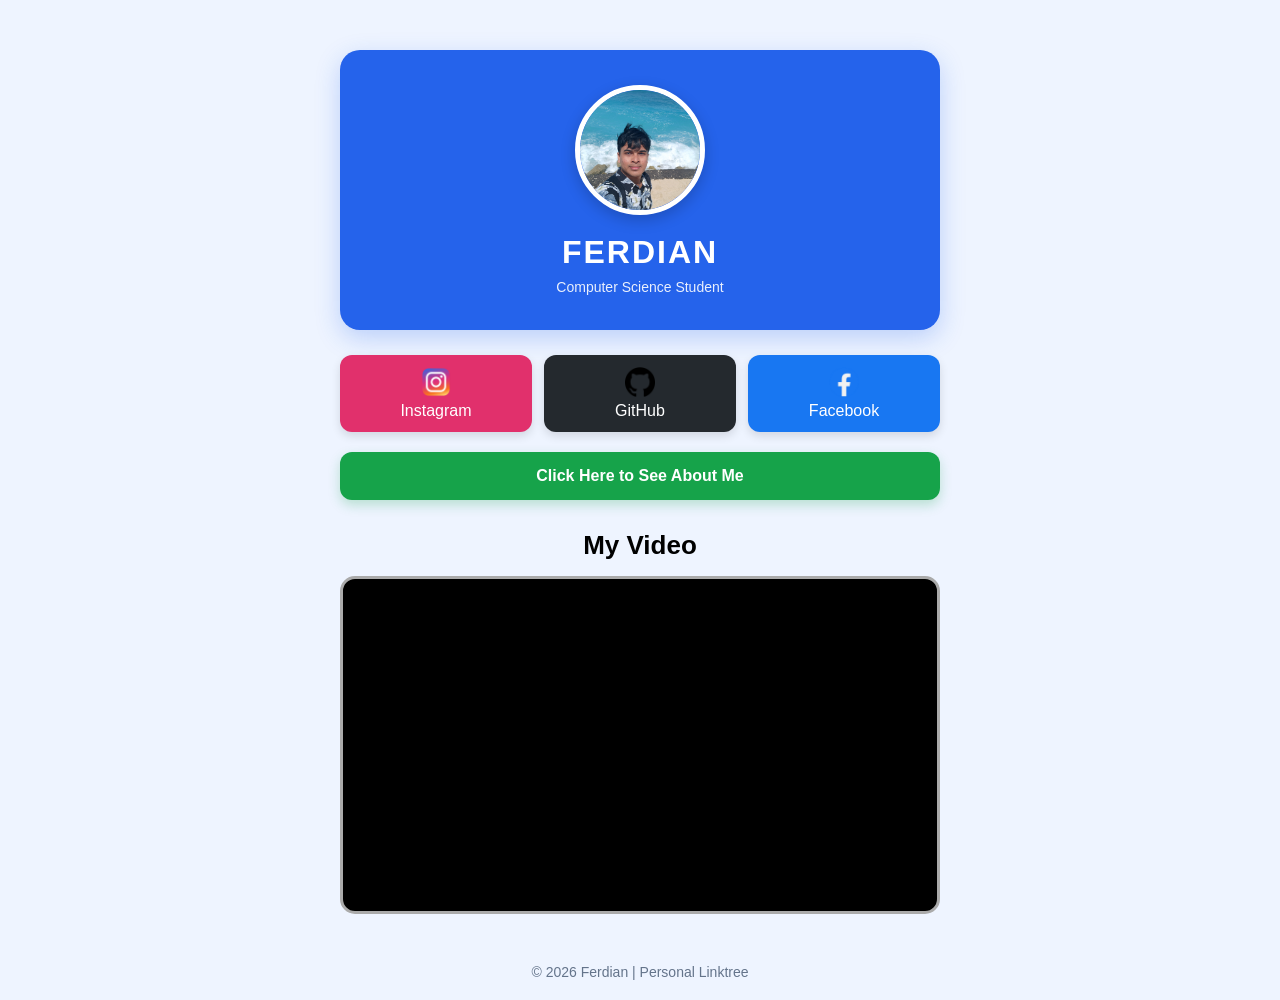
<file: TUGAS1_FERDIAN_2307051020/index.html>
<!DOCTYPE html>
<html lang="en">

<head>
    <meta charset="UTF-8">
    <meta name="viewport" content="width=device-width, initial-scale=1.0">
    <title>Personal Linktree | FERDIAN</title>
    <link rel="stylesheet" href="style.css">
</head>

<body>
    <!-- HEADER -->
    <header class="profile">
        <div class="profile-image">
            <img src="melasti.jpg" alt="Foto Profil Ferdian">
        </div>
        <h1>FERDIAN</h1>
        <p class="profile-description">
            Computer Science Student
        </p>
    </header>


    <!-- SOCIAL MEDIA -->
    <section class="social">
        <a href="https://www.instagram.com/ferrdian___?stkn=dGFpd2c1b3Yxc2hm"
            target="_blank"
            class="instagram">
            <img src="instagram.png" alt="Instagram">
            <span>Instagram</span>
        </a>

        <a href="https://github.com/perdiannn"
            target="_blank"
            class="github">
            <img src="github.png" alt="Github">
            <span>GitHub</span>
        </a>

        <a href="https://www.facebook.com/share/1F8hoqeAe1/"
            target="_blank"
            class="facebook">
            <img src="facebook.png" alt="Facebook">
            <span>Facebook</span>
        </a>
    </section>

    <section class="navigation">
        <a href="nextpage.html" class="about-button">
            Click Here to See About Me
        </a>
    </section>

    <!-- VIDEO YOUTUBE -->
    <section class="video">
        <h2>My Video</h2>
        <div class="video-container">
            <iframe
                src="https://www.youtube.com/embed/LGLS4ARe-vw"
                title="YouTube video"
                allowfullscreen>
            </iframe>
        </div>
    </section>

    <!-- FOOTER -->
    <footer>
        <p>© 2026 Ferdian | Personal Linktree</p>
    </footer>
</body>
</html>
</file>
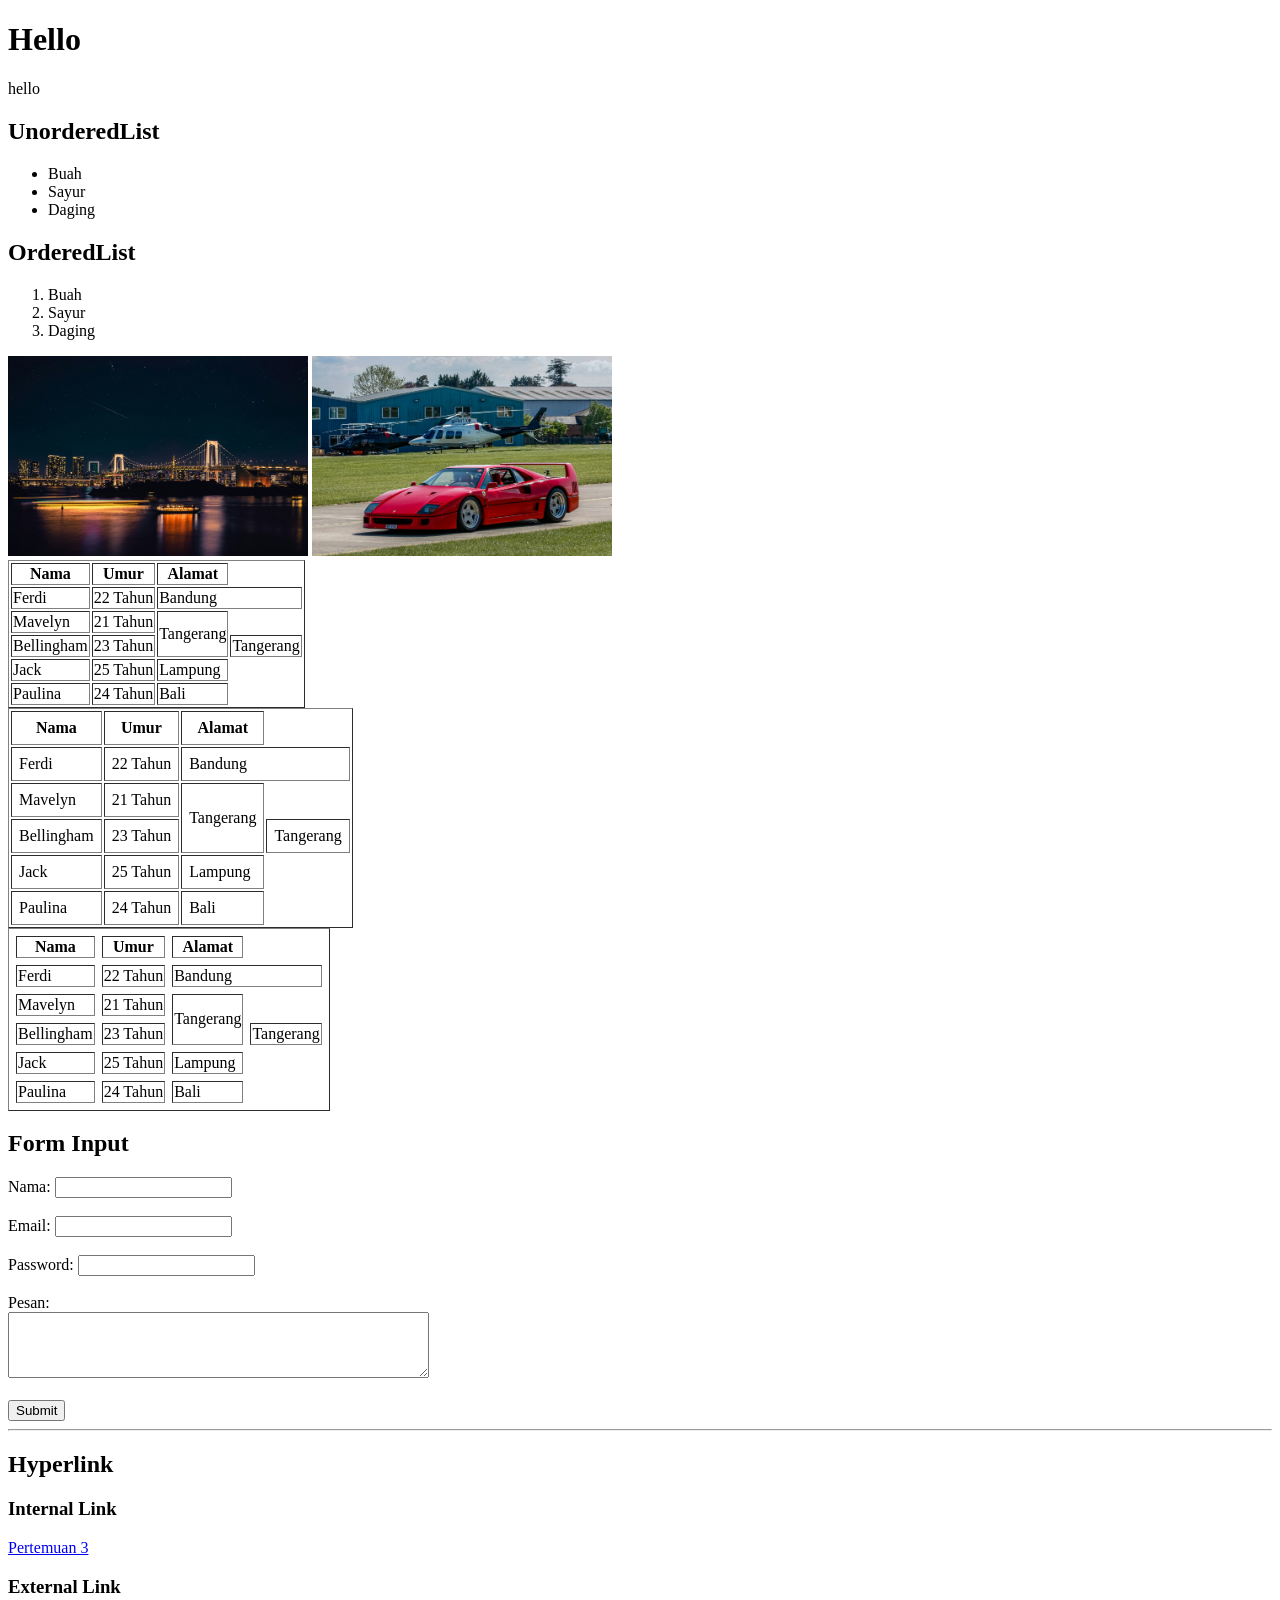
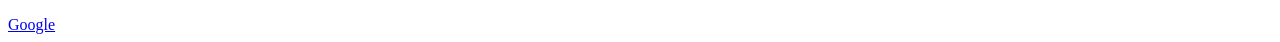
<file: pertemuan2.html>
<!DOCTYPE html>
<html lang="en">
<head>
    <meta charset="UTF-8">
    <meta name="viewport" content="width=device-width, initial-scale=1.0">
    <title>Prak</title>
</head>
<body>
    <h1>Hello</h1>
    <p>hello</p>
    
<!-- Tag Tambahan -->
    <h2>UnorderedList</h2>
    <ul>
        <li>Buah</li>
        <li>Sayur</li>
        <li>Daging</li>
    </ul>

    <h2>OrderedList</h2>
    <ol>
        <li>Buah</li>
        <li>Sayur</li>
        <li>Daging</li>
    </ol>

<!-- Images -->
    <img src="wal2.jpg" alt="Pemandangan di Malam Hari" width="300px" height="200px">
    <img src="mobilmerah.jpg" alt="Mobil Sport" width="300px" height="200px">

<!-- Table -->
    <table border="1">
        <tr>
            <th>Nama</th>
            <th>Umur</th>
            <th>Alamat</th>
        </tr>
        <tr>
            <td>Ferdi</td>
            <td>22 Tahun</td>
            <td colspan="2">Bandung</td>
        </tr>
        <tr>
            <td>Mavelyn</td>
            <td>21 Tahun</td>
            <td rowspan="2">Tangerang</td>
        </tr>
        <tr>
            <td>Bellingham</td>
            <td>23 Tahun</td>
            <td>Tangerang</td>
        </tr>
        <tr>
            <td>Jack</td>
            <td>25 Tahun</td>
            <td>Lampung</td>
        </tr>
        <tr>
            <td>Paulina</td>
            <td>24 Tahun</td>
            <td>Bali</td>
        </tr>
    </table>

    <table border="1" cellpadding="7">
        <tr>
            <th>Nama</th>
            <th>Umur</th>
            <th>Alamat</th>
        </tr>
        <tr>
            <td>Ferdi</td>
            <td>22 Tahun</td>
            <td colspan="2">Bandung</td>
        </tr>
        <tr>
            <td>Mavelyn</td>
            <td>21 Tahun</td>
            <td rowspan="2">Tangerang</td>
        </tr>
        <tr>
            <td>Bellingham</td>
            <td>23 Tahun</td>
            <td>Tangerang</td>
        </tr>
        <tr>
            <td>Jack</td>
            <td>25 Tahun</td>
            <td>Lampung</td>
        </tr>
        <tr>
            <td>Paulina</td>
            <td>24 Tahun</td>
            <td>Bali</td>
        </tr>
    </table>

    <table border="1" cellspacing="7">
        <tr>
            <th>Nama</th>
            <th>Umur</th>
            <th>Alamat</th>
        </tr>
        <tr>
            <td>Ferdi</td>
            <td>22 Tahun</td>
            <td colspan="2">Bandung</td>
        </tr>
        <tr>
            <td>Mavelyn</td>
            <td>21 Tahun</td>
            <td rowspan="2">Tangerang</td>
        </tr>
        <tr>
            <td>Bellingham</td>
            <td>23 Tahun</td>
            <td>Tangerang</td>
        </tr>
        <tr>
            <td>Jack</td>
            <td>25 Tahun</td>
            <td>Lampung</td>
        </tr>
        <tr>
            <td>Paulina</td>
            <td>24 Tahun</td>
            <td>Bali</td>
        </tr>
    </table>

<!-- Form -->
    <h2>Form Input</h2>
    <form action="#" method="post">
        <label for="nama">Nama:</label>
        <input type="text" id="nama" name="nama"><br><br>

        <label for="email">Email:</label>
        <input type="email" id="email" name="email"><br><br>

        <label for="password">Password:</label>
        <input type="password" id="password" name="password"><br><br>

        <label for="pesan">Pesan:</label><br>
        <textarea id="pesan" name="pesan" rows="4" cols="50"></textarea><br><br>

        <input type="submit" value="Submit">

    <br>
    <hr>

<!-- Hyperlinks -->
    <h2>Hyperlink</h2>
    <h3>Internal Link</h3>
    <a href="pertemuan3.html">Pertemuan 3</a>
    <h3>External Link</h3>
    <a href="https://www.google.com">Google</a>
</body>
</html>
</file>
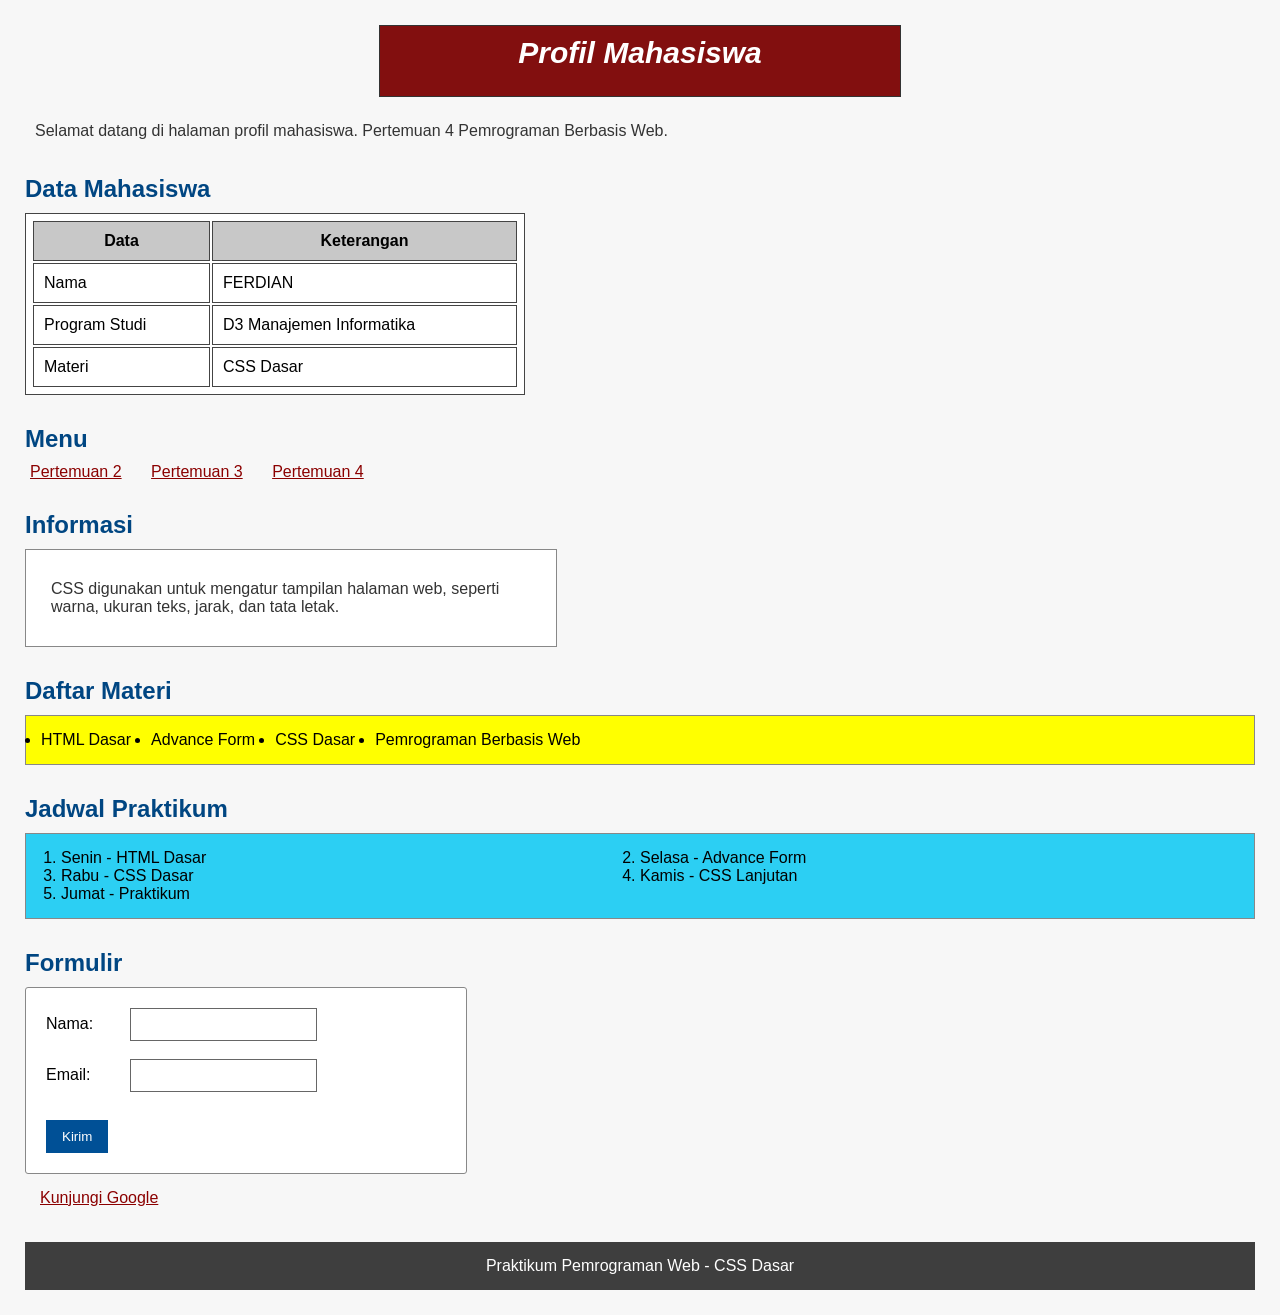
<file: pertemuan4.html>
<!DOCTYPE html>
<html lang="en">
<head>
    <meta charset="UTF-8">
    <meta name="viewport" content="width=device-width, initial-scale=1.0">
    <title>Profile Mahasiswa</title>

    <!-- Eksternal CSS -->
    <link rel="stylesheet" href="style.css">

    <!-- Internal CSS -->
    <!-- <style>
        h1 {
            color:rgb(0, 0, 0);
        }
    </style> -->
</head>
<body>

    <!--<h1 style="color:red;">SelamatDatang</h1>-->
    <h1>Profil Mahasiswa</h1>
    <p>
        Selamat datang di halaman profil mahasiswa.
        Pertemuan 4 Pemrograman Berbasis Web.
    </p>


    <hr>

    <h2>Data Mahasiswa</h2>


    <table>
        <tr>
            <th>Data</th>
            <th>Keterangan</th>
        </tr>
        <tr>
            <td>Nama</td>
            <td>FERDIAN</td>
        </tr>
        <tr>
            <td>Program Studi</td>
            <td>D3 Manajemen Informatika</td>
        </tr>
        <tr>
            <td>Materi</td>
            <td>CSS Dasar</td>
        </tr>
    </table>


    <h2>Menu</h2>


    <a href="pertemuan 2.html">Pertemuan 2</a>
    <a href="pertemuan 3.html">Pertemuan 3</a>
    <a href="pertemuan 4.html">Pertemuan 4</a>


    <h2>Informasi</h2>


    <div>
        <p>
            CSS digunakan untuk mengatur tampilan halaman web,
            seperti warna, ukuran teks, jarak, dan tata letak.
        </p>
    </div>


    <h2>Daftar Materi</h2>
    <ul>
        <li>HTML Dasar</li>
        <li>Advance Form</li>
        <li>CSS Dasar</li>
        <li>Pemrograman Berbasis Web</li>
    </ul>


    <h2>Jadwal Praktikum</h2>


    <ol>
        <li>Senin - HTML Dasar</li>
        <li>Selasa - Advance Form</li>
        <li>Rabu - CSS Dasar</li>
        <li>Kamis - CSS Lanjutan</li>
        <li>Jumat - Praktikum</li>
    </ol>


    <h2>Formulir</h2>


    <form>
        <label for="nama">Nama:</label>
        <input type="text" id="nama">


        <br><br>


        <label for="email">Email:</label>
        <input type="email" id="email">


        <br><br>


        <button type="submit">Kirim</button>
    </form>


    <p>
        <a href="https://www.google.com">Kunjungi Google</a>
    </p>


    <footer>
        Praktikum Pemrograman Web - CSS Dasar
    </footer>
</body>
</html>
</file>
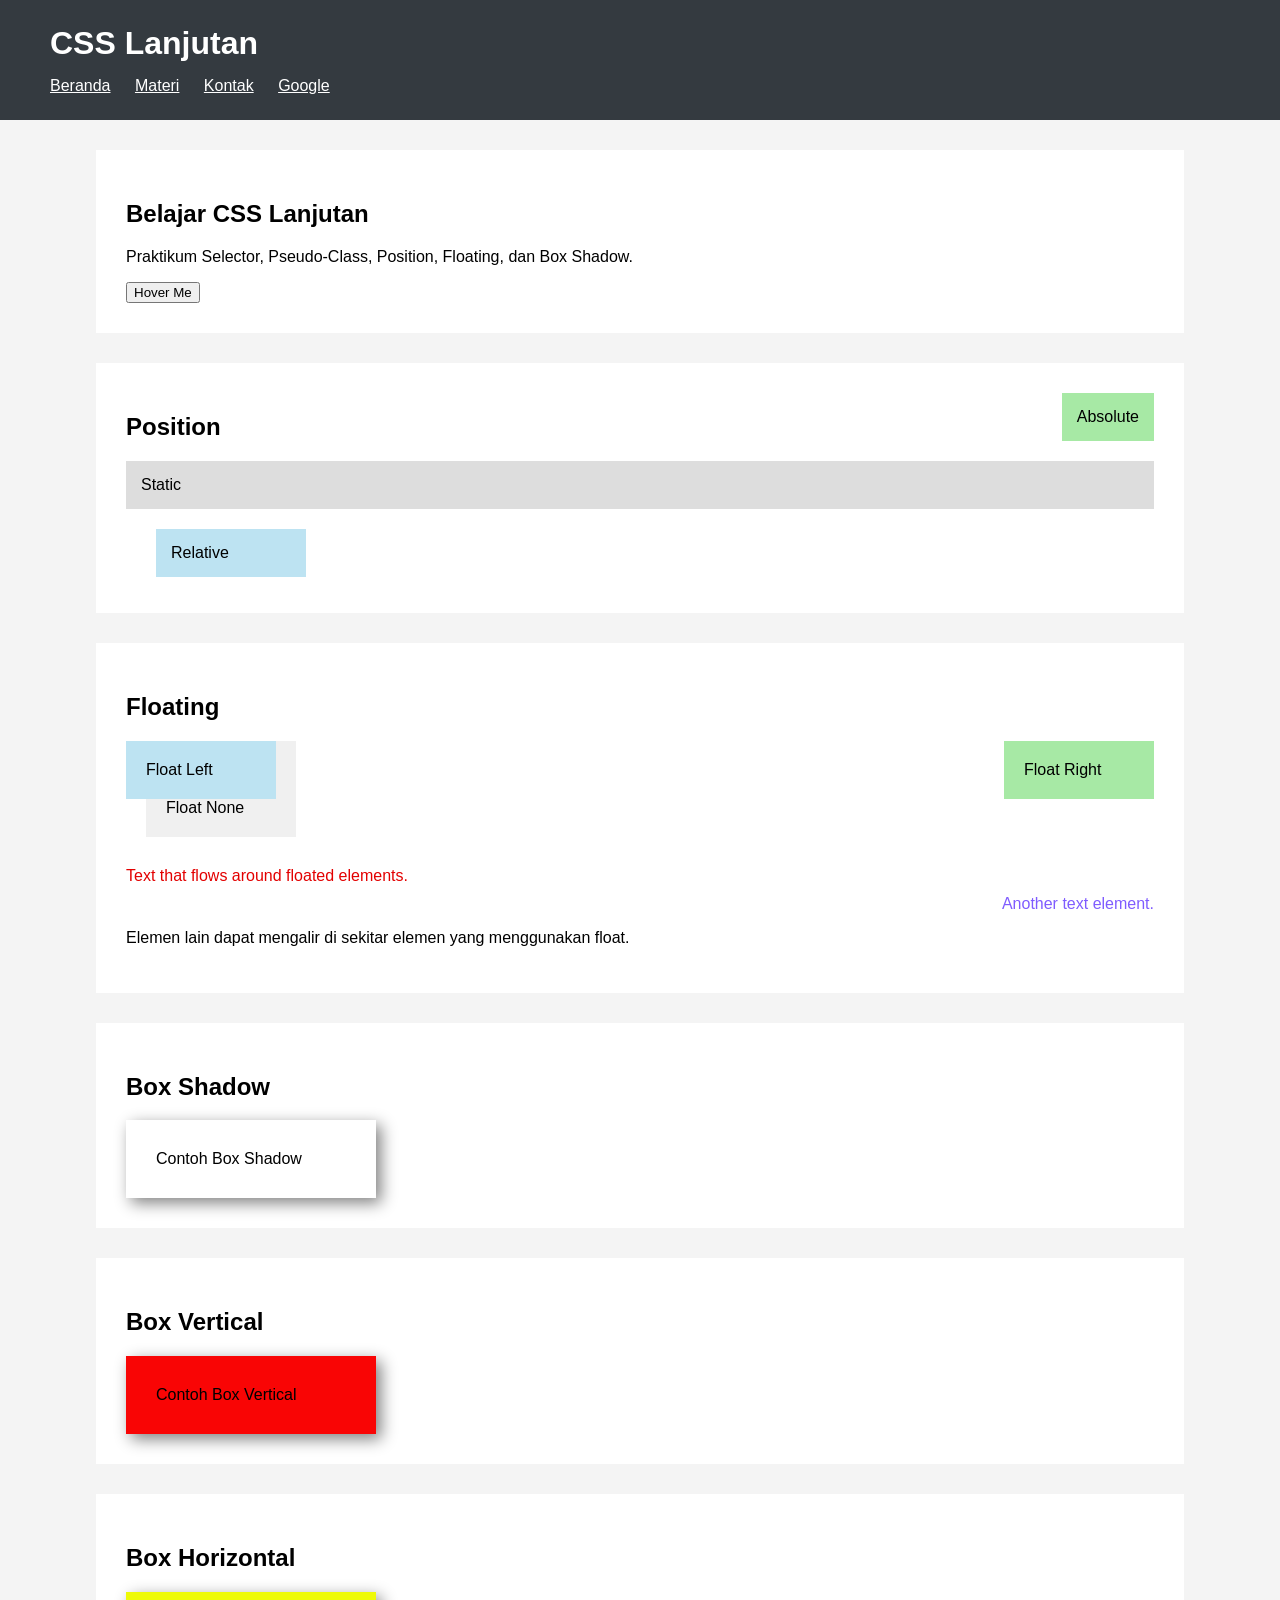
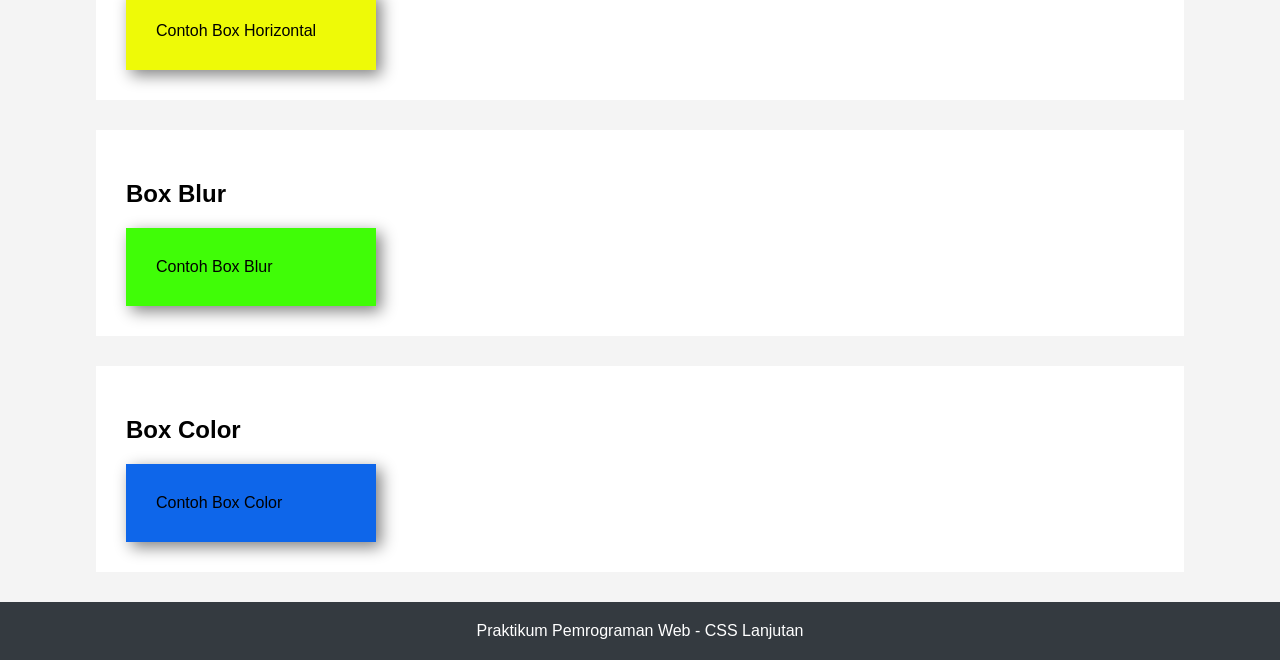
<file: pertemuan6.html>
<!DOCTYPE html>
<html>
<head>
    <title>Praktikum CSS Lanjutan</title>
    <link rel="stylesheet" href="style2.css">
</head>
<body>


    <header>
        <h1>CSS Lanjutan</h1>
        <nav>
            <a href="#">Beranda</a>
            <a href="#">Materi</a>
            <a href="#">Kontak</a>
            <a href="https://www.google.com" target="_blank">Google</a>
        </nav>
    </header>


    <main>
        <section class="hero">
            <h2>Belajar CSS Lanjutan</h2>
            <p>Praktikum Selector, Pseudo-Class, Position, Floating, dan Box Shadow.</p>
            <button>Hover Me</button>
        </section>


        <section class="position">
            <h2>Position</h2>


            <div class="static">Static</div>
            <div class="relative">Relative</div>
            <div class="absolute">Absolute</div>
        </section>


        <section class="floating">
            <h2>Floating</h2>


            <div class="float-left">Float Left</div>
            <div class="float-right">Float Right</div>
            <div class="float-none">Float None</div>
            <div class="text">Text that flows around floated elements.</div>
            <div class="text1">Another text element.</div>


            <p>
                Elemen lain dapat mengalir di sekitar elemen yang menggunakan
                float.
            </p>


            <div class="clearfix"></div>
        </section>


        <section class="shadow">
            <h2>Box Shadow</h2>
            <div class="shadow-box">
                Contoh Box Shadow
            </div>
        </section>

        <section class="box-section">
            <h2>Box Vertical</h2>
            <div class="box-vertical">
                Contoh Box Vertical
            </div>
        </section>

        <section class="box-section">
            <h2>Box Horizontal</h2>
            <div class="box-horizontal">
                Contoh Box Horizontal
            </div>
        </section>

        <section class="box-section">
            <h2>Box Blur</h2>
            <div class="box-blur">
                Contoh Box Blur
            </div>
        </section>

        <section class="box-section">
            <h2>Box Color</h2>
            <div class="box-color">
                Contoh Box Color
            </div>
        </section>
    </main>


    <footer>
        Praktikum Pemrograman Web - CSS Lanjutan
    </footer>

</body>
</html>
</file>
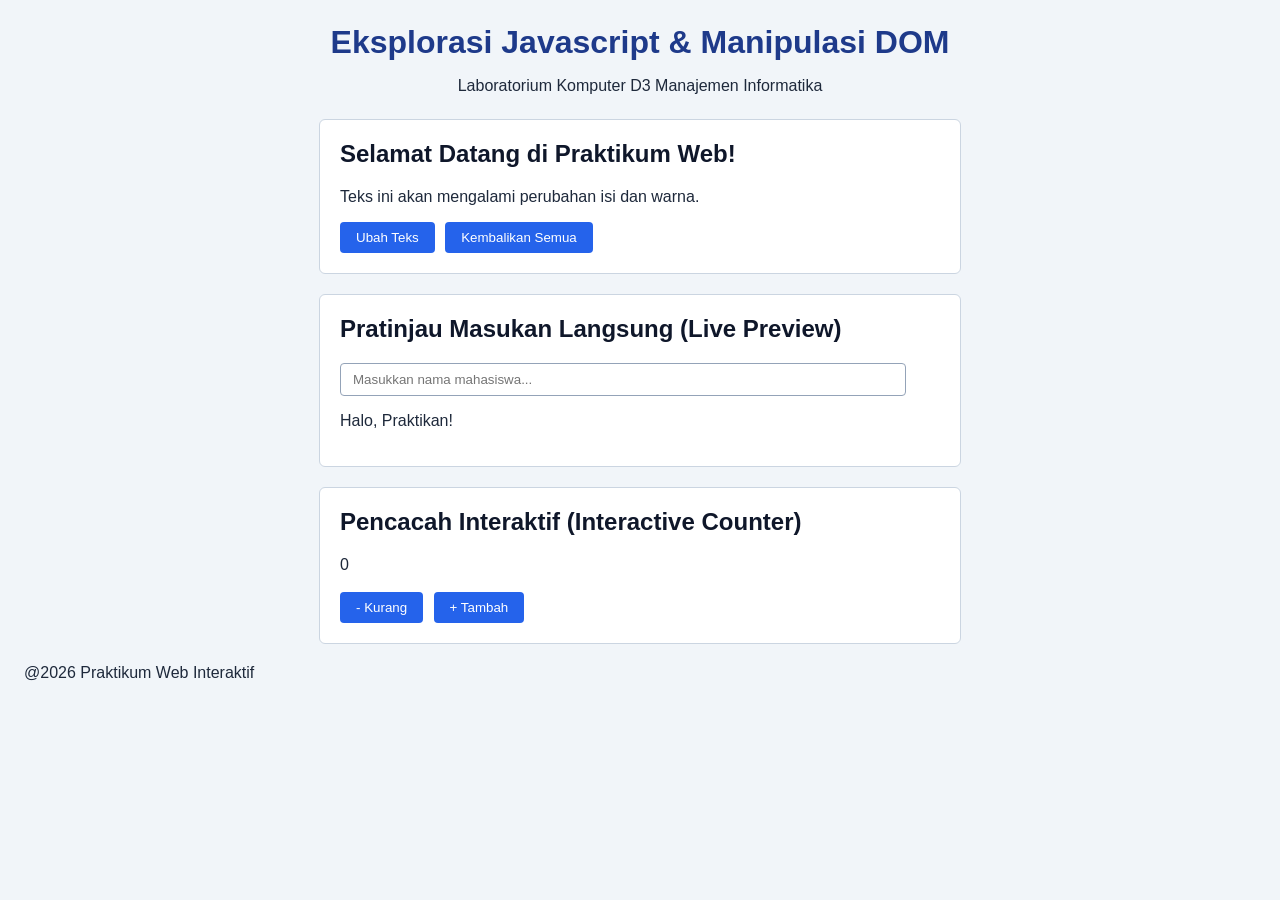
<file: pertemuan8/pertemuan8.html>
<!DOCTYPE html>
<html lang="en">
<head>
    <meta charset="UTF-8">
    <meta name="viewport" content="width=device-width, initial-scale=1.0">
    <title>Praktikum JS - Interaktifitas Web</title>
    <link rel="stylesheet" href="style.css">
</head>

<body>
    <header>
        <h1>Eksplorasi Javascript & Manipulasi DOM</h1>
        <p>Laboratorium Komputer D3 Manajemen Informatika</p>
    </header>

    <main>
        <!-- LATIHAN 1: Manipulasi Teks dan Visual -->
        <section class="card">
            <h2 id="teks-sambutan">Selamat Datang di Praktikum Web!</h2>
            <p id="teks-keterangan">Teks ini akan mengalami perubahan isi dan warna.</p>
            <button id="btn-ubah">Ubah Teks</button>
            <button id="btn-reset">Kembalikan Semua</button>
        </section>

        <!-- LATIHAN 2: Live Input Preview -->
        <section class="card">
            <h2>Pratinjau Masukan Langsung (Live Preview)</h2>
            <input type="text" id="input-nama" placeholder="Masukkan nama mahasiswa...">
            <p>Halo, <span id="output-nama" class="sorot">Praktikan</span>!</p>
        </section>

        <!-- LATIHAN 3: Pencacah Angka (COUNTER) -->
        <section class="card">
            <h2>Pencacah Interaktif (Interactive Counter)</h2>
            <div class="counter-display" id="angka-counter">0</div><br>
            <button id="btn-kurang">- Kurang</button>
            <button id="btn-tambah">+ Tambah</button>
        </section>
    </main>

    <footer>
        <p>@2026 Praktikum Web Interaktif</p>
    </footer>

    <script src="script.js"></script>
</body>
</html>
</file>
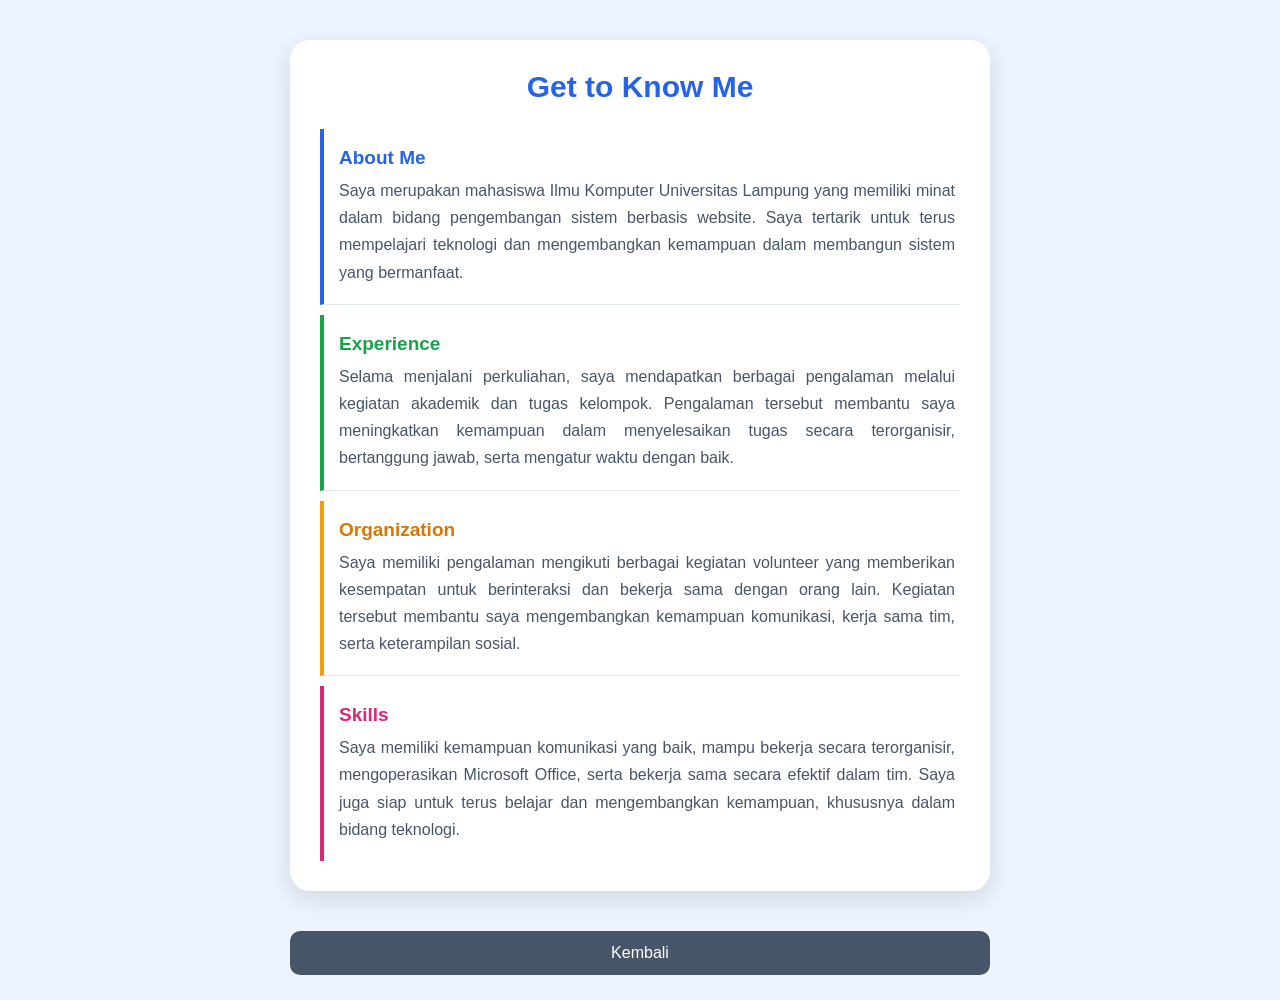
<file: TUGAS1_FERDIAN_2307051020/nextpage.html>
<!DOCTYPE html>
<html lang="en">

<head>
    <meta charset="UTF-8">
    <meta name="viewport" content="width=device-width, initial-scale=1.0">
    <title>About Me | FERDIAN</title>
    <link rel="stylesheet" href="style.css">
</head>

<body>
    <main class="about-container">
    <section class="about-card">
        <h1>Get to Know Me</h1>
        <!-- ABOUT ME -->
        <div class="about-item about-me">
            <h2>About Me</h2>
            <p>
                Saya merupakan mahasiswa Ilmu Komputer Universitas Lampung
                yang memiliki minat dalam bidang pengembangan sistem berbasis
                website. Saya tertarik untuk terus mempelajari teknologi dan
                mengembangkan kemampuan dalam membangun sistem yang bermanfaat.
            </p>
        </div>
        <!-- EXPERIENCE -->
        <div class="about-item experience">
            <h2>Experience</h2>
            <p>
                Selama menjalani perkuliahan, saya mendapatkan berbagai
                pengalaman melalui kegiatan akademik dan tugas kelompok.
                Pengalaman tersebut membantu saya meningkatkan kemampuan
                dalam menyelesaikan tugas secara terorganisir, bertanggung jawab,
                serta mengatur waktu dengan baik.
            </p>
        </div>
        <!-- ORGANIZATION -->
        <div class="about-item organization">
            <h2>Organization</h2>
            <p>
                Saya memiliki pengalaman mengikuti berbagai kegiatan volunteer
                yang memberikan kesempatan untuk berinteraksi dan bekerja sama
                dengan orang lain. Kegiatan tersebut membantu saya mengembangkan
                kemampuan komunikasi, kerja sama tim, serta keterampilan sosial.
            </p>
        </div>
        <!-- SKILLS -->
        <div class="about-item skills">
            <h2>Skills</h2>
            <p>
                Saya memiliki kemampuan komunikasi yang baik, mampu bekerja
                secara terorganisir, mengoperasikan Microsoft Office, serta
                bekerja sama secara efektif dalam tim. Saya juga siap untuk
                terus belajar dan mengembangkan kemampuan, khususnya dalam
                bidang teknologi.
            </p>
        </div>
    </section>
</main>

        <!-- TOMBOL KEMBALI -->
        <div class="back-section">
            <a href="index.html" class="back-button">
                Kembali
            </a>
        </div>
    </main>
</body>
</html>
</file>
<file: TUGAS1_FERDIAN_2307051020/style.css>
* {
    margin: 0;
    padding: 0;
    box-sizing: border-box;
}

body {
    font-family: Arial, Helvetica, sans-serif;
    background-color: #eef4ff;
    color: #1e293b;
    min-height: 100vh;
}

.profile {
    width: 90%;
    max-width: 600px;
    margin: 50px auto 25px;
    padding: 35px 25px;
    text-align: center;
    background-color: #2563eb;
    color: white;
    border-radius: 20px;
    box-shadow: 0 8px 25px rgba(37, 99, 235, 0.25);
}

.profile-image {
    margin-bottom: 15px;
}

.profile-image img {
    width: 130px;
    height: 130px;
    object-fit: cover;
    border-radius: 50%;
    border: 5px solid white;
    box-shadow: 0 5px 15px rgba(0, 0, 0, 0.2);
    transition: 0.3s;
}

.profile-image img:hover {
    transform: scale(1.08);
}

.profile h1 {
    font-size: 32px;
    margin-bottom: 8px;
    letter-spacing: 2px;
}

.profile-description {
    font-size: 14px;
    opacity: 0.9;
}

.social {
    width: 90%;
    max-width: 600px;
    margin: 0 auto 20px;
    display: flex;
    gap: 12px;
}

.social a {
    flex: 1;
    padding: 12px 8px;
    text-align: center;
    text-decoration: none;
    border-radius: 12px;
    color: white;
    box-shadow: 0 4px 10px rgba(0, 0, 0, 0.12);
    transition: 0.3s;
}

.social img {
    width: 30px;
    height: 30px;
    object-fit: contain;
    display: block;
    margin: 0 auto 5px;
}

.instagram {
    background-color: #e1306c;
}

.github {
    background-color: #24292e;
}

.facebook {
    background-color: #1877f2;
}

.social a:hover {
    transform: translateY(-5px);
    box-shadow: 0 8px 18px rgba(0, 0, 0, 0.2);
}


.navigation {
    width: 90%;
    max-width: 600px;

    margin: 20px auto;
}

.about-button {
    display: block;
    padding: 15px;
    text-align: center;
    text-decoration: none;
    background-color: #16a34a;
    color: white;
    border-radius: 12px;
    font-weight: bold;
    box-shadow: 0 5px 12px rgba(22, 163, 74, 0.25);
    transition: 0.3s;
}

.about-button:hover {
    background-color: #15803d;
    transform: translateY(-3px);
}

.video {
    width: 90%;
    max-width: 600px;
    margin: 30px auto;
}

.video h2 {
    text-align: center;
    margin-bottom: 15px;
    color: rgb(0, 0, 0);
    font-size: 26px;
}

.video-container {
    position: relative;
    width: 100%;
    aspect-ratio: 16 / 9;
    overflow: hidden;
    border: 3px solid #aaa;
    border-radius: 15px;
    background-color: black;
}

.video-container iframe {
    width: 100%;
    height: 100%;
    border: none;
    display: block;
}


.about-container {
    width: 90%;
    max-width: 700px;
    margin: 40px auto;
}


.about-card {
    background-color: white;
    padding: 30px;
    border-radius: 20px;
    box-shadow: 0 8px 25px rgba(0, 0, 0, 0.12);
    position: relative;
}

.about-card > h1 {
    text-align: center;
    color: #2563eb;
    margin-bottom: 25px;
    font-size: 30px;
}


.about-item {
    padding: 18px 5px;
    margin-bottom: 10px;
    border-bottom: 1px solid #e2e8f0;
}

.about-item:last-child {
    border-bottom: none;
    margin-bottom: 0;
}

.about-item h2 {
    margin-bottom: 8px;
    font-size: 19px;
}

.about-item p {
    line-height: 1.7;
    text-align: justify;
    color: #475569;
}


.about-me {
    border-left: 4px solid #2563eb;
    padding-left: 15px;
}

.about-me h2 {
    color: #2563eb;
}

.experience {
    border-left: 4px solid #16a34a;
    padding-left: 15px;
}

.experience h2 {
    color: #16a34a;
}

.organization {
    border-left: 4px solid #f59e0b;
    padding-left: 15px;
}

.organization h2 {
    color: #d97706;
}

.skills {
    border-left: 4px solid #db2777;
    padding-left: 15px;
}

.skills h2 {
    color: #db2777;
}


.about-item {
    transition: 0.3s;
}

.about-item:hover {
    padding-left: 20px;
}


.back-section {
    margin-top: 20px;
}


.back-button {
    display: block;
    padding: 13px;
    text-align: center;
    text-decoration: none;
    background-color: #475569;
    color: white;
    border-radius: 10px;
    transition: 0.3s;
}


.back-button:hover {
    background-color: #1e293b;
    transform: translateY(-3px);
}

.back-section {
    width: 90%;
    max-width: 700px;
    margin: 25px auto;
}


.back-button {
    display: block;
    padding: 13px;
    text-align: center;
    text-decoration: none;
    background-color: #475569;
    color: white;
    border-radius: 10px;
    transition: 0.3s;
}

.back-button:hover {
    background-color: #1e293b;
    transform: translateY(-3px);
}

footer {
    text-align: center;
    padding: 20px;
    margin-top: 25px;
    color: #64748b;
    font-size: 14px;
}

@media (max-width: 500px) {
    .social {
        flex-direction: column;
    }
    .profile h1 {
        font-size: 27px;
    }
}
</file>
<file: style.css>
body {
    background-color: #f7f7f7;
    font-family: consolas, sans-serif;
    margin: 25px;
}

h1 {
    color: white;
    font-size: 30px;
    font-weight: bold;
    font-style: italic;
    text-align: center;

    background-color: rgb(130, 15, 15);
    border: 1px solid #333333;

    width: 500px;
    height: 50px;

    margin: 20px auto;
    padding: 10px;
}

h2 {
    color: rgb(0, 70, 130);
    font-size: 24px;
    font-weight: bold;
    text-align: left;

    margin-top: 30px;
    margin-bottom: 10px;
}

p {
    color: #333333;
    font-size: 16px;

    margin: 10px 0;
    padding: 5px 10px;
}

table {
    background-color: white;
    border: 1px solid #444444;

    width: 500px;

    margin-top: 10px;
    margin-bottom: 20px;
    padding: 5px;
}

th {
    background-color: rgb(200, 200, 200);
    color: #000000;

    border: 1px solid #444444;
    padding: 10px;
}

td {
    border: 1px solid #444444;
    padding: 10px;
}

a {
    display: inline;
    color: darkred;
    font-size: 16px;
    margin-right: 15px;
    padding: 5px;
    font-family: Impact, Charcoal, sans-serif;
}

div {
    display: block;
    background-color: white;
    border: 1px solid #888888;
    width: 500px;
    margin-top: 10px;
    margin-bottom: 20px;
    padding: 15px;
}

label {
    display: inline-block;
    width: 70px;
    margin-right: 5px;
}

ul {
    display: flex;
    background-color: yellow;
    border: 1px solid #888888;
    margin: 10px 0;
    padding: 15px;
}

li {
    margin-right: 20px;
}

ol {
    display: grid;
    grid-template-columns: 1fr 1fr;
    background-color: rgb(44, 207, 243);
    border: 1px solid #888888;
    margin: 10px 0;
    padding: 15px 35px;
}

form {
    background-color: white;
    border: 1px solid #888888;
    width: 400px;
    margin-top: 10px;
    padding: 20px;
    border-radius: 3px;
}

input {
    border: 1px solid #666666;
    padding: 8px;
    margin-left: 5px;
}

button {
    background-color: rgb(0, 80, 150);
    color: white;
    border: 1px solid rgb(0, 80, 150);
    padding: 8px 15px;
    margin-top: 10px;
}

hr {
    display: none;
}

footer {
    display: block;
    background-color: rgba(0, 0, 0, 0.75);
    color: white;
    text-align: center;
    margin-top: 30px;
    padding: 15px;
}
</file>
<file: style2.css>
* {
    box-sizing: border-box;
}


body {
    margin: 0;
    font-family: Arial, sans-serif;
    background-color: #f4f4f4;
}


header {
    background-color: #343a40;
    color: white;
    padding: 25px 50px;
}


header h1 {
    margin: 0 0 15px;
}

#nav {
    margin-top: 10px;
}

nav a {
    color: white;
    margin-right: 20px;
}


nav a:hover {
    color: #ffd166;
}


.hero,
.position,
.floating,
.shadow {
    width: 85%;
    margin: 30px auto;
    padding: 30px;
    background-color: white;
}

.box-vertical,
.box-horizontal,
.box-blur,
.box-color {
    width: 250px;
    padding: 30px;
    box-shadow: 5px 5px 15px gray;
}


button:hover {
    background-color: #343a40;
    color: white;
}

button:active {
    background-color: #ff0000;
    color: white;
}

.position {
    position: relative;
    height: 250px;
}


.static {
    position: static;
    background-color: #ddd;
    padding: 15px;
}


.relative {
    position: relative;
    top: 20px;
    left: 30px;
    width: 150px;
    padding: 15px;
    background-color: #bde3f2;
}


.absolute {
    position: absolute;
    top: 30px;
    right: 30px;
    padding: 15px;
    background-color: #a7e9a5;
}


.float-left {
    float: left;
    width: 150px;
    padding: 20px;
    margin-right: 20px;
    background-color: #bde3f2;
}


.float-right {
    float: right;
    width: 150px;
    padding: 20px;
    margin-left: 20px;
    background-color: #a7e9a5;
}

.float-none {
    float: none;
    width: 150px;
    padding: 20px;
    margin: 20px;
    background-color: #f0f0f0;
}

.text {
    color: #e30000;
    clear: left;
    padding-top: 10px;
}

.text1 {
    color: #7f5cff;
    text-align: right;
    clear: right;
    padding-top: 10px;
}

.clearfix {
    clear: both;
    display: block;
}

.box-section {
    width: 85%;
    margin: 30px auto;
    padding: 30px;
    background-color: white;
}

.box-vertical {
    background-color: rgb(249, 5, 5);
}

.box-horizontal {
    background-color: rgb(238, 250, 7);
}

.box-blur {
    background-color: rgb(64, 253, 7);
}

.box-color {
    background-color: rgb(14, 102, 234);
}

.shadow-box {
    width: 250px;
    padding: 30px;
    background-color: white;
    box-shadow: 5px 5px 15px gray;
}


footer {
    clear: both;
    padding: 20px;
    text-align: center;
    background-color: #343a40;
    color: white;
}
</file>
<file: pertemuan8/style.css>
body {
  font-family: Arial, sans-serif;
  margin: 0;
  padding: 24px;
  background-color: #f1f5f9;
  color: #1e293b;
}

header {
  text-align: center;
  margin-bottom: 24px;
}

header h1 {
  margin: 0 0 6px 0;
  color: #1e3a8a;
}

.card {
  background-color: #ffffff;
  border: 1px solid #cbd5e1;
  border-radius: 6px;
  padding: 20px;
  max-width: 600px;
  margin: 0 auto 20px auto;
}

.card h2 {
  margin-top: 0;
  color: #0f172a;
}

button {
  background-color: #2563eb;
  color: #ffffff;
  border: none;
  padding: 8px 16px;
  border-radius: 4px;
  cursor: pointer;
  margin-right: 6px;
}

button:hover {
  background-color: #1d4ed8;
}

input[type="text"] {
  width: 90%;
  padding: 8px 12px;
  border: 1px solid #94a3b8;
  border-radius: 4px;
}
</file>
